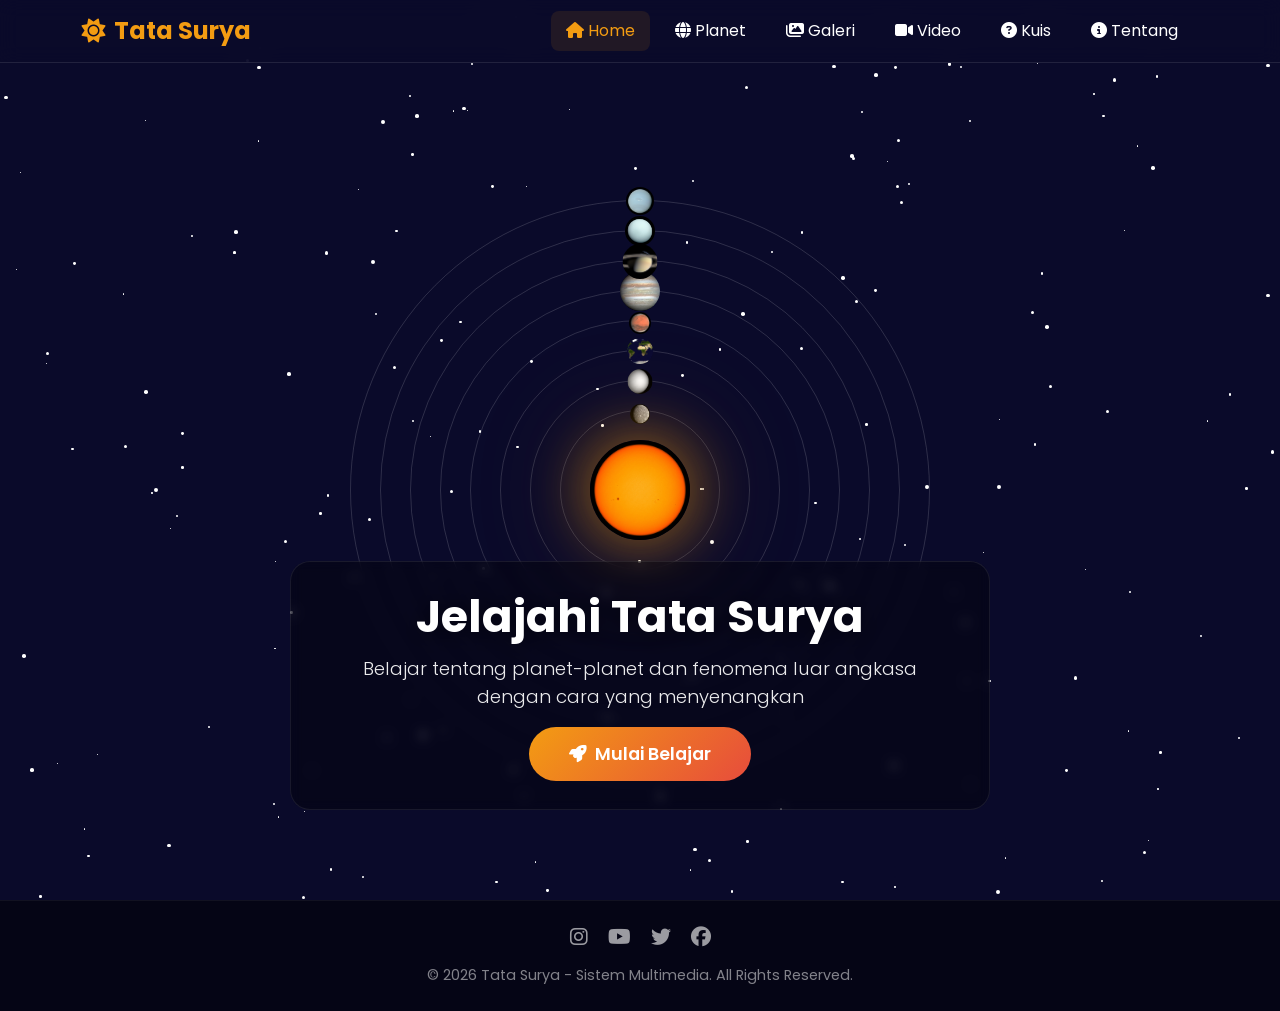
<file: index.html>
<!DOCTYPE html>
<html lang="id">
<head>
  <meta charset="UTF-8">
  <meta name="viewport" content="width=device-width, initial-scale=1.0">
  <title>Tata Surya - Sistem Multimedia</title>

  <!-- Bootstrap 5 CDN -->
  <link href="https://cdn.jsdelivr.net/npm/bootstrap@5.3.3/dist/css/bootstrap.min.css" rel="stylesheet">

  <!-- Font Awesome 6 CDN -->
  <link rel="stylesheet" href="https://cdnjs.cloudflare.com/ajax/libs/font-awesome/6.5.1/css/all.min.css">

  <!-- Google Fonts Poppins -->
  <link href="https://fonts.googleapis.com/css2?family=Poppins:wght@300;400;500;600;700;800&display=swap" rel="stylesheet">

  <!-- AOS Animation CDN -->
  <link href="https://unpkg.com/aos@2.3.1/dist/aos.css" rel="stylesheet">

  <!-- Custom CSS -->
  <link rel="stylesheet" href="css/style.css">
</head>
<body>

  <!-- Navbar -->
  <nav class="navbar navbar-expand-lg navbar-dark fixed-top">
    <div class="container">
      <a class="navbar-brand" href="index.html">
        <i class="fas fa-sun me-2"></i>Tata Surya
      </a>
      <button class="navbar-toggler" type="button" data-bs-toggle="collapse" data-bs-target="#navbarNav">
        <span class="navbar-toggler-icon"></span>
      </button>
      <div class="collapse navbar-collapse" id="navbarNav">
        <ul class="navbar-nav ms-auto">
          <li class="nav-item">
            <a class="nav-link active" href="index.html"><i class="fas fa-home me-1"></i>Home</a>
          </li>
          <li class="nav-item">
            <a class="nav-link" href="planets.html"><i class="fas fa-globe me-1"></i>Planet</a>
          </li>
          <li class="nav-item">
            <a class="nav-link" href="gallery.html"><i class="fas fa-images me-1"></i>Galeri</a>
          </li>
          <li class="nav-item">
            <a class="nav-link" href="video.html"><i class="fas fa-video me-1"></i>Video</a>
          </li>
          <li class="nav-item">
            <a class="nav-link" href="quiz.html"><i class="fas fa-question-circle me-1"></i>Kuis</a>
          </li>
          <li class="nav-item">
            <a class="nav-link" href="about.html"><i class="fas fa-info-circle me-1"></i>Tentang</a>
          </li>
        </ul>
      </div>
    </div>
  </nav>

  <!-- Hero Section -->
  <section id="hero" class="hero">
    <div id="stars-container"></div>

    <div class="solar-system">
      <div class="sun">
        <img src="images/sun.jpg" alt="Matahari">
      </div>
      <div class="orbit orbit-mercury">
        <div class="planet planet-mercury">
          <img src="images/mercury.jpg" alt="Merkurius">
        </div>
      </div>
      <div class="orbit orbit-venus">
        <div class="planet planet-venus">
          <img src="images/venus.jpg" alt="Venus">
        </div>
      </div>
      <div class="orbit orbit-earth">
        <div class="planet planet-earth">
          <img src="images/earth.jpg" alt="Bumi">
        </div>
      </div>
      <div class="orbit orbit-mars">
        <div class="planet planet-mars">
          <img src="images/mars.jpg" alt="Mars">
        </div>
      </div>
      <div class="orbit orbit-jupiter">
        <div class="planet planet-jupiter">
          <img src="images/jupiter.jpg" alt="Jupiter">
        </div>
      </div>
      <div class="orbit orbit-saturn">
        <div class="planet planet-saturn">
          <img src="images/saturn.jpg" alt="Saturnus">
        </div>
      </div>
      <div class="orbit orbit-uranus">
        <div class="planet planet-uranus">
          <img src="images/uranus.jpg" alt="Uranus">
        </div>
      </div>
      <div class="orbit orbit-neptune">
        <div class="planet planet-neptune">
          <img src="images/neptune.jpg" alt="Neptunus">
        </div>
      </div>
    </div>

    <div class="hero-text">
      <div class="hero-text-bg">
        <h1 class="display-3 fw-bold">Jelajahi Tata Surya</h1>
        <p class="lead">Belajar tentang planet-planet dan fenomena luar angkasa dengan cara yang menyenangkan</p>
        <a href="planets.html" class="btn btn-start mt-3">
          <i class="fas fa-rocket me-2"></i>Mulai Belajar
        </a>
      </div>
    </div>
  </section>

  <!-- Audio Background -->
  <audio id="bgMusic" loop>
    <source src="audio/space.mp3" type="audio/mpeg">
  </audio>

  <!-- Footer -->
  <footer class="footer text-center py-4">
    <div class="container">
      <div class="social-icons mb-3">
        <a href="#" class="mx-2"><i class="fab fa-instagram fa-lg"></i></a>
        <a href="#" class="mx-2"><i class="fab fa-youtube fa-lg"></i></a>
        <a href="#" class="mx-2"><i class="fab fa-twitter fa-lg"></i></a>
        <a href="#" class="mx-2"><i class="fab fa-facebook fa-lg"></i></a>
      </div>
      <p class="mb-0">&copy; 2026 Tata Surya - Sistem Multimedia. All Rights Reserved.</p>
    </div>
  </footer>

  <!-- Bootstrap JS -->
  <script src="https://cdn.jsdelivr.net/npm/bootstrap@5.3.3/dist/js/bootstrap.bundle.min.js"></script>

  <!-- AOS JS -->
  <script src="https://unpkg.com/aos@2.3.1/dist/aos.js"></script>

  <!-- Custom JS -->
  <script src="js/script.js"></script>
</body>
</html>
</file>
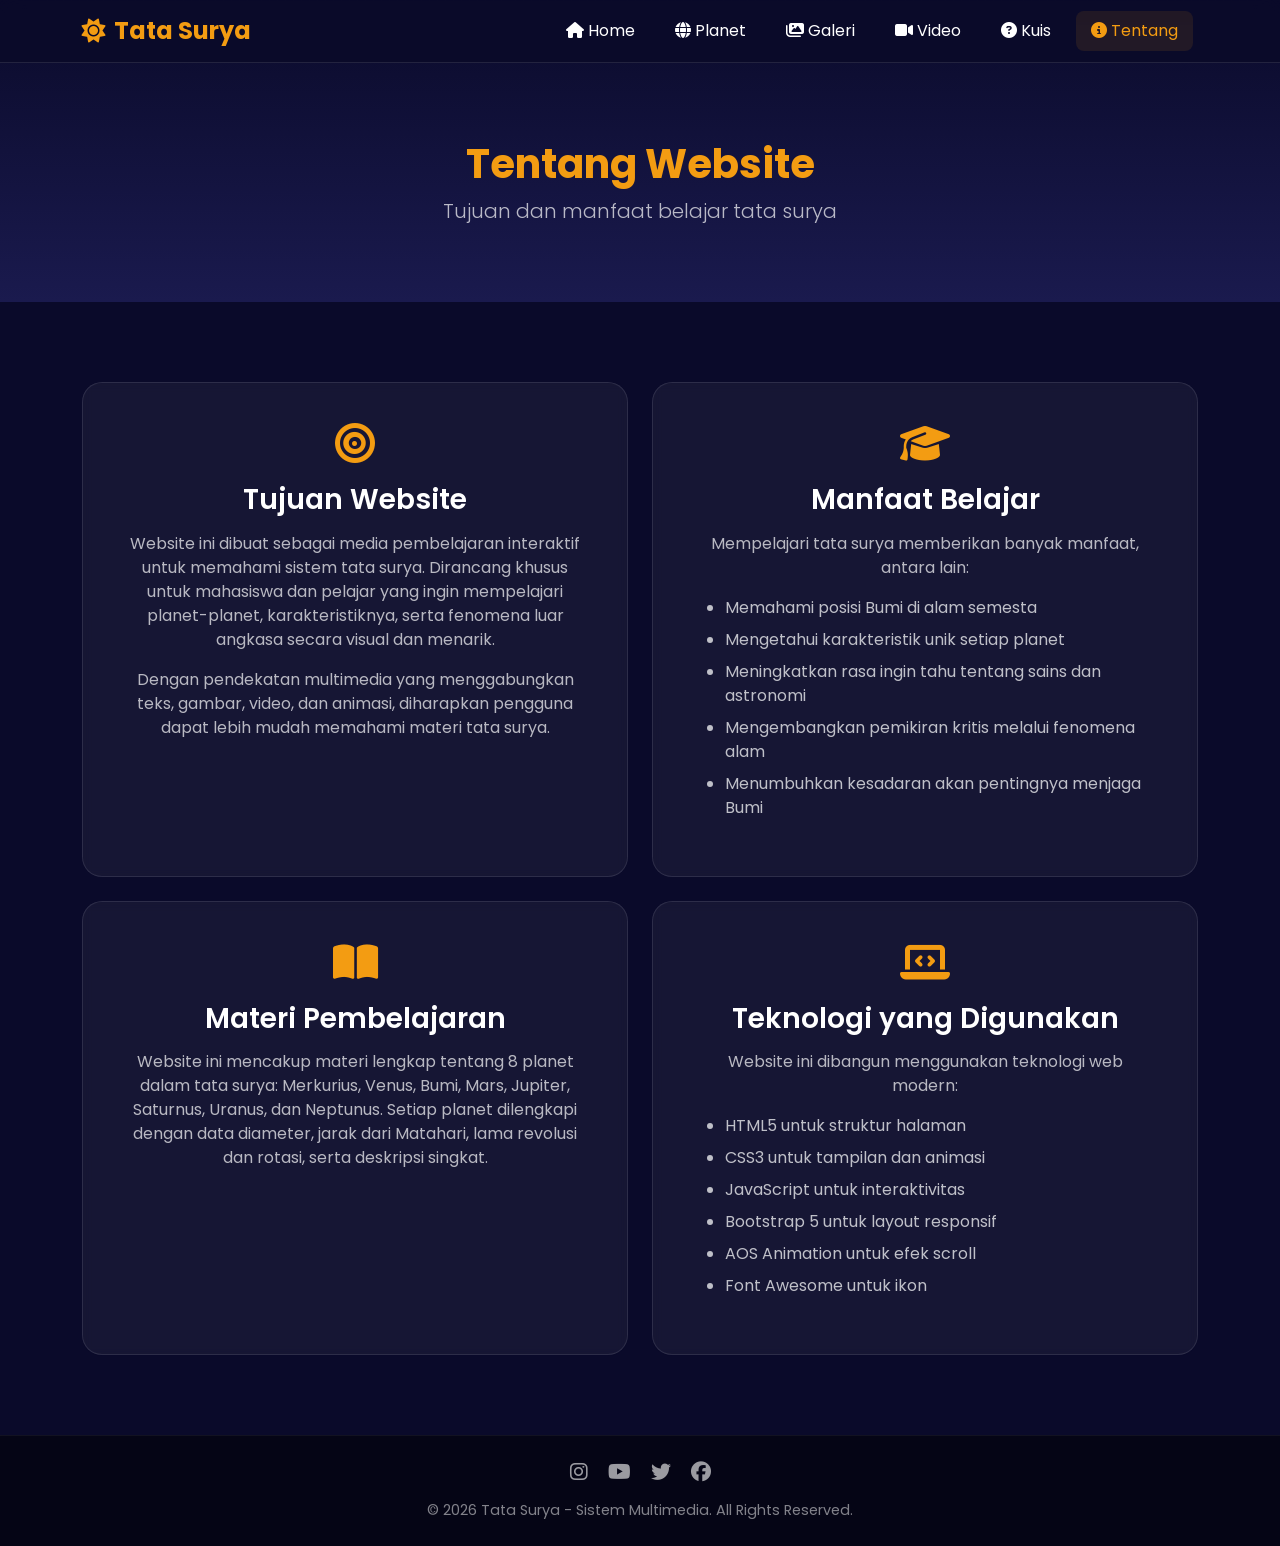
<file: about.html>
<!DOCTYPE html>
<html lang="id">
<head>
  <meta charset="UTF-8">
  <meta name="viewport" content="width=device-width, initial-scale=1.0">
  <title>Tentang - Tata Surya</title>
  <link href="https://cdn.jsdelivr.net/npm/bootstrap@5.3.3/dist/css/bootstrap.min.css" rel="stylesheet">
  <link rel="stylesheet" href="https://cdnjs.cloudflare.com/ajax/libs/font-awesome/6.5.1/css/all.min.css">
  <link href="https://fonts.googleapis.com/css2?family=Poppins:wght@300;400;500;600;700;800&display=swap" rel="stylesheet">
  <link href="https://unpkg.com/aos@2.3.1/dist/aos.css" rel="stylesheet">
  <link rel="stylesheet" href="css/style.css">
</head>
<body>

  <!-- Navbar -->
  <nav class="navbar navbar-expand-lg navbar-dark fixed-top">
    <div class="container">
      <a class="navbar-brand" href="index.html"><i class="fas fa-sun me-2"></i>Tata Surya</a>
      <button class="navbar-toggler" type="button" data-bs-toggle="collapse" data-bs-target="#navbarNav">
        <span class="navbar-toggler-icon"></span>
      </button>
      <div class="collapse navbar-collapse" id="navbarNav">
        <ul class="navbar-nav ms-auto">
          <li class="nav-item"><a class="nav-link" href="index.html"><i class="fas fa-home me-1"></i>Home</a></li>
          <li class="nav-item"><a class="nav-link" href="planets.html"><i class="fas fa-globe me-1"></i>Planet</a></li>
          <li class="nav-item"><a class="nav-link" href="gallery.html"><i class="fas fa-images me-1"></i>Galeri</a></li>
          <li class="nav-item"><a class="nav-link" href="video.html"><i class="fas fa-video me-1"></i>Video</a></li>
          <li class="nav-item"><a class="nav-link" href="quiz.html"><i class="fas fa-question-circle me-1"></i>Kuis</a></li>
          <li class="nav-item"><a class="nav-link active" href="about.html"><i class="fas fa-info-circle me-1"></i>Tentang</a></li>
        </ul>
      </div>
    </div>
  </nav>

  <!-- Page Hero -->
  <section class="page-hero">
    <div class="container">
      <h1 data-aos="fade-down">Tentang Website</h1>
      <p data-aos="fade-up" class="lead">Tujuan dan manfaat belajar tata surya</p>
    </div>
  </section>

  <!-- About Section -->
  <section class="about-section">
    <div class="container">
      <div class="row g-4">

        <div class="col-lg-6" data-aos="fade-right">
          <div class="about-card text-center">
            <i class="fas fa-bullseye"></i>
            <h3>Tujuan Website</h3>
            <p>
              Website ini dibuat sebagai media pembelajaran interaktif untuk memahami sistem tata surya.
              Dirancang khusus untuk mahasiswa dan pelajar yang ingin mempelajari planet-planet,
              karakteristiknya, serta fenomena luar angkasa secara visual dan menarik.
            </p>
            <p>
              Dengan pendekatan multimedia yang menggabungkan teks, gambar, video, dan animasi,
              diharapkan pengguna dapat lebih mudah memahami materi tata surya.
            </p>
          </div>
        </div>

        <div class="col-lg-6" data-aos="fade-left">
          <div class="about-card text-center">
            <i class="fas fa-graduation-cap"></i>
            <h3>Manfaat Belajar</h3>
            <p>
              Mempelajari tata surya memberikan banyak manfaat, antara lain:
            </p>
            <ul class="text-start text-light opacity-75">
              <li class="mb-2">Memahami posisi Bumi di alam semesta</li>
              <li class="mb-2">Mengetahui karakteristik unik setiap planet</li>
              <li class="mb-2">Meningkatkan rasa ingin tahu tentang sains dan astronomi</li>
              <li class="mb-2">Mengembangkan pemikiran kritis melalui fenomena alam</li>
              <li class="mb-2">Menumbuhkan kesadaran akan pentingnya menjaga Bumi</li>
            </ul>
          </div>
        </div>

        <div class="col-lg-6" data-aos="fade-right" data-aos-delay="200">
          <div class="about-card text-center">
            <i class="fas fa-book-open"></i>
            <h3>Materi Pembelajaran</h3>
            <p>
              Website ini mencakup materi lengkap tentang 8 planet dalam tata surya:
              Merkurius, Venus, Bumi, Mars, Jupiter, Saturnus, Uranus, dan Neptunus.
              Setiap planet dilengkapi dengan data diameter, jarak dari Matahari,
              lama revolusi dan rotasi, serta deskripsi singkat.
            </p>
          </div>
        </div>

        <div class="col-lg-6" data-aos="fade-left" data-aos-delay="200">
          <div class="about-card text-center">
            <i class="fas fa-laptop-code"></i>
            <h3>Teknologi yang Digunakan</h3>
            <p>
              Website ini dibangun menggunakan teknologi web modern:
            </p>
            <ul class="text-start text-light opacity-75">
              <li class="mb-2">HTML5 untuk struktur halaman</li>
              <li class="mb-2">CSS3 untuk tampilan dan animasi</li>
              <li class="mb-2">JavaScript untuk interaktivitas</li>
              <li class="mb-2">Bootstrap 5 untuk layout responsif</li>
              <li class="mb-2">AOS Animation untuk efek scroll</li>
              <li class="mb-2">Font Awesome untuk ikon</li>
            </ul>
          </div>
        </div>

      </div>
    </div>
  </section>

  <!-- Audio Background -->
  <audio id="bgMusic" loop>
    <source src="audio/space.mp3" type="audio/mpeg">
  </audio>

  <!-- Footer -->
  <footer class="footer text-center py-4">
    <div class="container">
      <div class="social-icons mb-3">
        <a href="#" class="mx-2"><i class="fab fa-instagram fa-lg"></i></a>
        <a href="#" class="mx-2"><i class="fab fa-youtube fa-lg"></i></a>
        <a href="#" class="mx-2"><i class="fab fa-twitter fa-lg"></i></a>
        <a href="#" class="mx-2"><i class="fab fa-facebook fa-lg"></i></a>
      </div>
      <p class="mb-0">&copy; 2026 Tata Surya - Sistem Multimedia. All Rights Reserved.</p>
    </div>
  </footer>

  <script src="https://cdn.jsdelivr.net/npm/bootstrap@5.3.3/dist/js/bootstrap.bundle.min.js"></script>
  <script src="https://unpkg.com/aos@2.3.1/dist/aos.js"></script>
  <script src="js/script.js"></script>
</body>
</html>
</file>
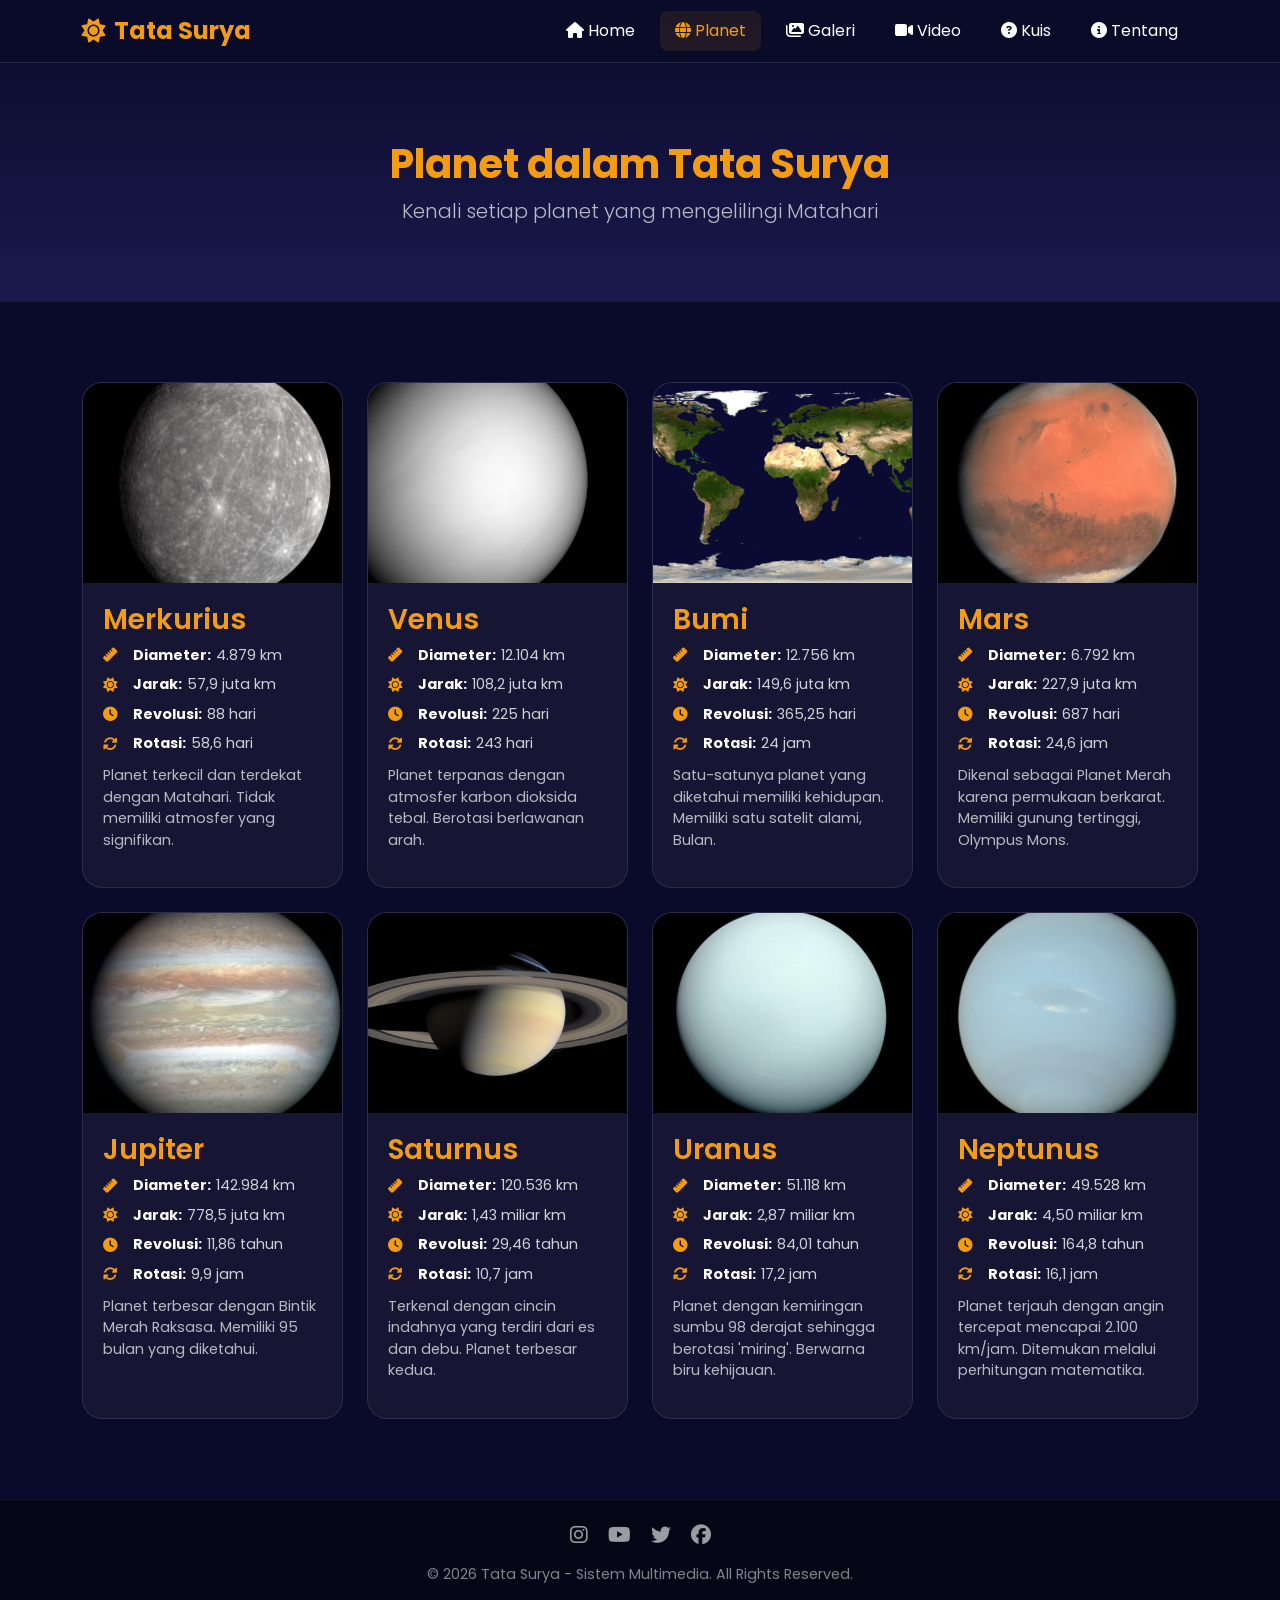
<file: planets.html>
<!DOCTYPE html>
<html lang="id">
<head>
  <meta charset="UTF-8">
  <meta name="viewport" content="width=device-width, initial-scale=1.0">
  <title>Planet - Tata Surya</title>
  <link href="https://cdn.jsdelivr.net/npm/bootstrap@5.3.3/dist/css/bootstrap.min.css" rel="stylesheet">
  <link rel="stylesheet" href="https://cdnjs.cloudflare.com/ajax/libs/font-awesome/6.5.1/css/all.min.css">
  <link href="https://fonts.googleapis.com/css2?family=Poppins:wght@300;400;500;600;700;800&display=swap" rel="stylesheet">
  <link href="https://unpkg.com/aos@2.3.1/dist/aos.css" rel="stylesheet">
  <link rel="stylesheet" href="css/style.css">
</head>
<body>

  <!-- Navbar -->
  <nav class="navbar navbar-expand-lg navbar-dark fixed-top">
    <div class="container">
      <a class="navbar-brand" href="index.html"><i class="fas fa-sun me-2"></i>Tata Surya</a>
      <button class="navbar-toggler" type="button" data-bs-toggle="collapse" data-bs-target="#navbarNav">
        <span class="navbar-toggler-icon"></span>
      </button>
      <div class="collapse navbar-collapse" id="navbarNav">
        <ul class="navbar-nav ms-auto">
          <li class="nav-item"><a class="nav-link" href="index.html"><i class="fas fa-home me-1"></i>Home</a></li>
          <li class="nav-item"><a class="nav-link active" href="planets.html"><i class="fas fa-globe me-1"></i>Planet</a></li>
          <li class="nav-item"><a class="nav-link" href="gallery.html"><i class="fas fa-images me-1"></i>Galeri</a></li>
          <li class="nav-item"><a class="nav-link" href="video.html"><i class="fas fa-video me-1"></i>Video</a></li>
          <li class="nav-item"><a class="nav-link" href="quiz.html"><i class="fas fa-question-circle me-1"></i>Kuis</a></li>
          <li class="nav-item"><a class="nav-link" href="about.html"><i class="fas fa-info-circle me-1"></i>Tentang</a></li>
        </ul>
      </div>
    </div>
  </nav>

  <!-- Page Hero -->
  <section class="page-hero">
    <div class="container">
      <h1 data-aos="fade-down">Planet dalam Tata Surya</h1>
      <p data-aos="fade-up" class="lead">Kenali setiap planet yang mengelilingi Matahari</p>
    </div>
  </section>

  <!-- Planet Cards -->
  <section class="section-padding">
    <div class="container">
      <div class="row g-4">

        <!-- Merkurius -->
        <div class="col-lg-3 col-md-6" data-aos="fade-up" data-aos-delay="100">
          <div class="card-planet">
            <img src="images/mercury.jpg" alt="Merkurius" class="card-planet-img">
            <div class="card-planet-body">
              <h3>Merkurius</h3>
              <div class="info-item"><i class="fas fa-ruler"></i><strong>Diameter:</strong> 4.879 km</div>
              <div class="info-item"><i class="fas fa-sun"></i><strong>Jarak:</strong> 57,9 juta km</div>
              <div class="info-item"><i class="fas fa-clock"></i><strong>Revolusi:</strong> 88 hari</div>
              <div class="info-item"><i class="fas fa-sync-alt"></i><strong>Rotasi:</strong> 58,6 hari</div>
              <p>Planet terkecil dan terdekat dengan Matahari. Tidak memiliki atmosfer yang signifikan.</p>
            </div>
          </div>
        </div>

        <!-- Venus -->
        <div class="col-lg-3 col-md-6" data-aos="fade-up" data-aos-delay="200">
          <div class="card-planet">
            <img src="images/venus.jpg" alt="Venus" class="card-planet-img">
            <div class="card-planet-body">
              <h3>Venus</h3>
              <div class="info-item"><i class="fas fa-ruler"></i><strong>Diameter:</strong> 12.104 km</div>
              <div class="info-item"><i class="fas fa-sun"></i><strong>Jarak:</strong> 108,2 juta km</div>
              <div class="info-item"><i class="fas fa-clock"></i><strong>Revolusi:</strong> 225 hari</div>
              <div class="info-item"><i class="fas fa-sync-alt"></i><strong>Rotasi:</strong> 243 hari</div>
              <p>Planet terpanas dengan atmosfer karbon dioksida tebal. Berotasi berlawanan arah.</p>
            </div>
          </div>
        </div>

        <!-- Bumi -->
        <div class="col-lg-3 col-md-6" data-aos="fade-up" data-aos-delay="300">
          <div class="card-planet">
            <img src="images/earth.jpg" alt="Bumi" class="card-planet-img">
            <div class="card-planet-body">
              <h3>Bumi</h3>
              <div class="info-item"><i class="fas fa-ruler"></i><strong>Diameter:</strong> 12.756 km</div>
              <div class="info-item"><i class="fas fa-sun"></i><strong>Jarak:</strong> 149,6 juta km</div>
              <div class="info-item"><i class="fas fa-clock"></i><strong>Revolusi:</strong> 365,25 hari</div>
              <div class="info-item"><i class="fas fa-sync-alt"></i><strong>Rotasi:</strong> 24 jam</div>
              <p>Satu-satunya planet yang diketahui memiliki kehidupan. Memiliki satu satelit alami, Bulan.</p>
            </div>
          </div>
        </div>

        <!-- Mars -->
        <div class="col-lg-3 col-md-6" data-aos="fade-up" data-aos-delay="400">
          <div class="card-planet">
            <img src="images/mars.jpg" alt="Mars" class="card-planet-img">
            <div class="card-planet-body">
              <h3>Mars</h3>
              <div class="info-item"><i class="fas fa-ruler"></i><strong>Diameter:</strong> 6.792 km</div>
              <div class="info-item"><i class="fas fa-sun"></i><strong>Jarak:</strong> 227,9 juta km</div>
              <div class="info-item"><i class="fas fa-clock"></i><strong>Revolusi:</strong> 687 hari</div>
              <div class="info-item"><i class="fas fa-sync-alt"></i><strong>Rotasi:</strong> 24,6 jam</div>
              <p>Dikenal sebagai Planet Merah karena permukaan berkarat. Memiliki gunung tertinggi, Olympus Mons.</p>
            </div>
          </div>
        </div>

        <!-- Jupiter -->
        <div class="col-lg-3 col-md-6" data-aos="fade-up" data-aos-delay="500">
          <div class="card-planet">
            <img src="images/jupiter.jpg" alt="Jupiter" class="card-planet-img">
            <div class="card-planet-body">
              <h3>Jupiter</h3>
              <div class="info-item"><i class="fas fa-ruler"></i><strong>Diameter:</strong> 142.984 km</div>
              <div class="info-item"><i class="fas fa-sun"></i><strong>Jarak:</strong> 778,5 juta km</div>
              <div class="info-item"><i class="fas fa-clock"></i><strong>Revolusi:</strong> 11,86 tahun</div>
              <div class="info-item"><i class="fas fa-sync-alt"></i><strong>Rotasi:</strong> 9,9 jam</div>
              <p>Planet terbesar dengan Bintik Merah Raksasa. Memiliki 95 bulan yang diketahui.</p>
            </div>
          </div>
        </div>

        <!-- Saturnus -->
        <div class="col-lg-3 col-md-6" data-aos="fade-up" data-aos-delay="600">
          <div class="card-planet">
            <img src="images/saturn.jpg" alt="Saturnus" class="card-planet-img">
            <div class="card-planet-body">
              <h3>Saturnus</h3>
              <div class="info-item"><i class="fas fa-ruler"></i><strong>Diameter:</strong> 120.536 km</div>
              <div class="info-item"><i class="fas fa-sun"></i><strong>Jarak:</strong> 1,43 miliar km</div>
              <div class="info-item"><i class="fas fa-clock"></i><strong>Revolusi:</strong> 29,46 tahun</div>
              <div class="info-item"><i class="fas fa-sync-alt"></i><strong>Rotasi:</strong> 10,7 jam</div>
              <p>Terkenal dengan cincin indahnya yang terdiri dari es dan debu. Planet terbesar kedua.</p>
            </div>
          </div>
        </div>

        <!-- Uranus -->
        <div class="col-lg-3 col-md-6" data-aos="fade-up" data-aos-delay="700">
          <div class="card-planet">
            <img src="images/uranus.jpg" alt="Uranus" class="card-planet-img">
            <div class="card-planet-body">
              <h3>Uranus</h3>
              <div class="info-item"><i class="fas fa-ruler"></i><strong>Diameter:</strong> 51.118 km</div>
              <div class="info-item"><i class="fas fa-sun"></i><strong>Jarak:</strong> 2,87 miliar km</div>
              <div class="info-item"><i class="fas fa-clock"></i><strong>Revolusi:</strong> 84,01 tahun</div>
              <div class="info-item"><i class="fas fa-sync-alt"></i><strong>Rotasi:</strong> 17,2 jam</div>
              <p>Planet dengan kemiringan sumbu 98 derajat sehingga berotasi 'miring'. Berwarna biru kehijauan.</p>
            </div>
          </div>
        </div>

        <!-- Neptunus -->
        <div class="col-lg-3 col-md-6" data-aos="fade-up" data-aos-delay="800">
          <div class="card-planet">
            <img src="images/neptune.jpg" alt="Neptunus" class="card-planet-img">
            <div class="card-planet-body">
              <h3>Neptunus</h3>
              <div class="info-item"><i class="fas fa-ruler"></i><strong>Diameter:</strong> 49.528 km</div>
              <div class="info-item"><i class="fas fa-sun"></i><strong>Jarak:</strong> 4,50 miliar km</div>
              <div class="info-item"><i class="fas fa-clock"></i><strong>Revolusi:</strong> 164,8 tahun</div>
              <div class="info-item"><i class="fas fa-sync-alt"></i><strong>Rotasi:</strong> 16,1 jam</div>
              <p>Planet terjauh dengan angin tercepat mencapai 2.100 km/jam. Ditemukan melalui perhitungan matematika.</p>
            </div>
          </div>
        </div>

      </div>
    </div>
  </section>

  <!-- Audio Background -->
  <audio id="bgMusic" loop>
    <source src="audio/space.mp3" type="audio/mpeg">
  </audio>

  <!-- Footer -->
  <footer class="footer text-center py-4">
    <div class="container">
      <div class="social-icons mb-3">
        <a href="#" class="mx-2"><i class="fab fa-instagram fa-lg"></i></a>
        <a href="#" class="mx-2"><i class="fab fa-youtube fa-lg"></i></a>
        <a href="#" class="mx-2"><i class="fab fa-twitter fa-lg"></i></a>
        <a href="#" class="mx-2"><i class="fab fa-facebook fa-lg"></i></a>
      </div>
      <p class="mb-0">&copy; 2026 Tata Surya - Sistem Multimedia. All Rights Reserved.</p>
    </div>
  </footer>

  <script src="https://cdn.jsdelivr.net/npm/bootstrap@5.3.3/dist/js/bootstrap.bundle.min.js"></script>
  <script src="https://unpkg.com/aos@2.3.1/dist/aos.js"></script>
  <script src="js/script.js"></script>
</body>
</html>
</file>
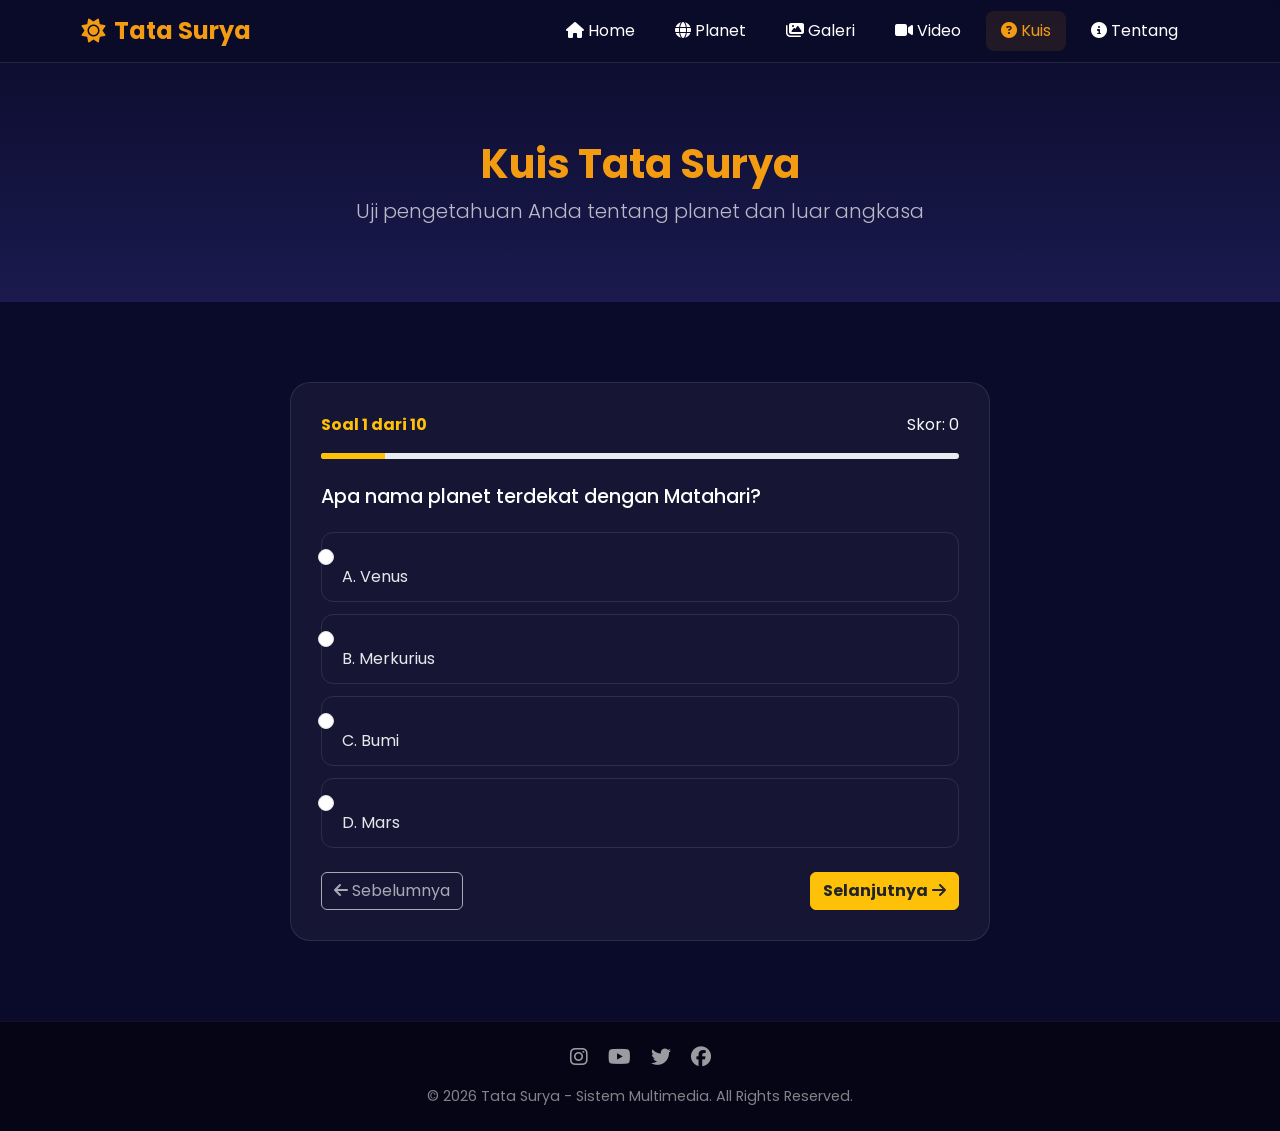
<file: quiz.html>
<!DOCTYPE html>
<html lang="id">
<head>
  <meta charset="UTF-8">
  <meta name="viewport" content="width=device-width, initial-scale=1.0">
  <title>Kuis - Tata Surya</title>
  <link href="https://cdn.jsdelivr.net/npm/bootstrap@5.3.3/dist/css/bootstrap.min.css" rel="stylesheet">
  <link rel="stylesheet" href="https://cdnjs.cloudflare.com/ajax/libs/font-awesome/6.5.1/css/all.min.css">
  <link href="https://fonts.googleapis.com/css2?family=Poppins:wght@300;400;500;600;700;800&display=swap" rel="stylesheet">
  <link href="https://unpkg.com/aos@2.3.1/dist/aos.css" rel="stylesheet">
  <link rel="stylesheet" href="css/style.css">
</head>
<body>

  <!-- Navbar -->
  <nav class="navbar navbar-expand-lg navbar-dark fixed-top">
    <div class="container">
      <a class="navbar-brand" href="index.html"><i class="fas fa-sun me-2"></i>Tata Surya</a>
      <button class="navbar-toggler" type="button" data-bs-toggle="collapse" data-bs-target="#navbarNav">
        <span class="navbar-toggler-icon"></span>
      </button>
      <div class="collapse navbar-collapse" id="navbarNav">
        <ul class="navbar-nav ms-auto">
          <li class="nav-item"><a class="nav-link" href="index.html"><i class="fas fa-home me-1"></i>Home</a></li>
          <li class="nav-item"><a class="nav-link" href="planets.html"><i class="fas fa-globe me-1"></i>Planet</a></li>
          <li class="nav-item"><a class="nav-link" href="gallery.html"><i class="fas fa-images me-1"></i>Galeri</a></li>
          <li class="nav-item"><a class="nav-link" href="video.html"><i class="fas fa-video me-1"></i>Video</a></li>
          <li class="nav-item"><a class="nav-link active" href="quiz.html"><i class="fas fa-question-circle me-1"></i>Kuis</a></li>
          <li class="nav-item"><a class="nav-link" href="about.html"><i class="fas fa-info-circle me-1"></i>Tentang</a></li>
        </ul>
      </div>
    </div>
  </nav>

  <!-- Page Hero -->
  <section class="page-hero">
    <div class="container">
      <h1 data-aos="fade-down">Kuis Tata Surya</h1>
      <p data-aos="fade-up" class="lead">Uji pengetahuan Anda tentang planet dan luar angkasa</p>
    </div>
  </section>

  <!-- Quiz Section -->
  <section class="section-padding">
    <div class="container">
      <div class="quiz-container" id="quizContent">
        <!-- Soal akan dirender oleh quiz.js -->
      </div>
    </div>
  </section>

  <!-- Audio Background -->
  <audio id="bgMusic" loop>
    <source src="audio/space.mp3" type="audio/mpeg">
  </audio>

  <!-- Footer -->
  <footer class="footer text-center py-4">
    <div class="container">
      <div class="social-icons mb-3">
        <a href="#" class="mx-2"><i class="fab fa-instagram fa-lg"></i></a>
        <a href="#" class="mx-2"><i class="fab fa-youtube fa-lg"></i></a>
        <a href="#" class="mx-2"><i class="fab fa-twitter fa-lg"></i></a>
        <a href="#" class="mx-2"><i class="fab fa-facebook fa-lg"></i></a>
      </div>
      <p class="mb-0">&copy; 2026 Tata Surya - Sistem Multimedia. All Rights Reserved.</p>
    </div>
  </footer>

  <script src="https://cdn.jsdelivr.net/npm/bootstrap@5.3.3/dist/js/bootstrap.bundle.min.js"></script>
  <script src="https://unpkg.com/aos@2.3.1/dist/aos.js"></script>
  <script src="js/script.js"></script>
  <script src="js/quiz.js"></script>
</body>
</html>
</file>
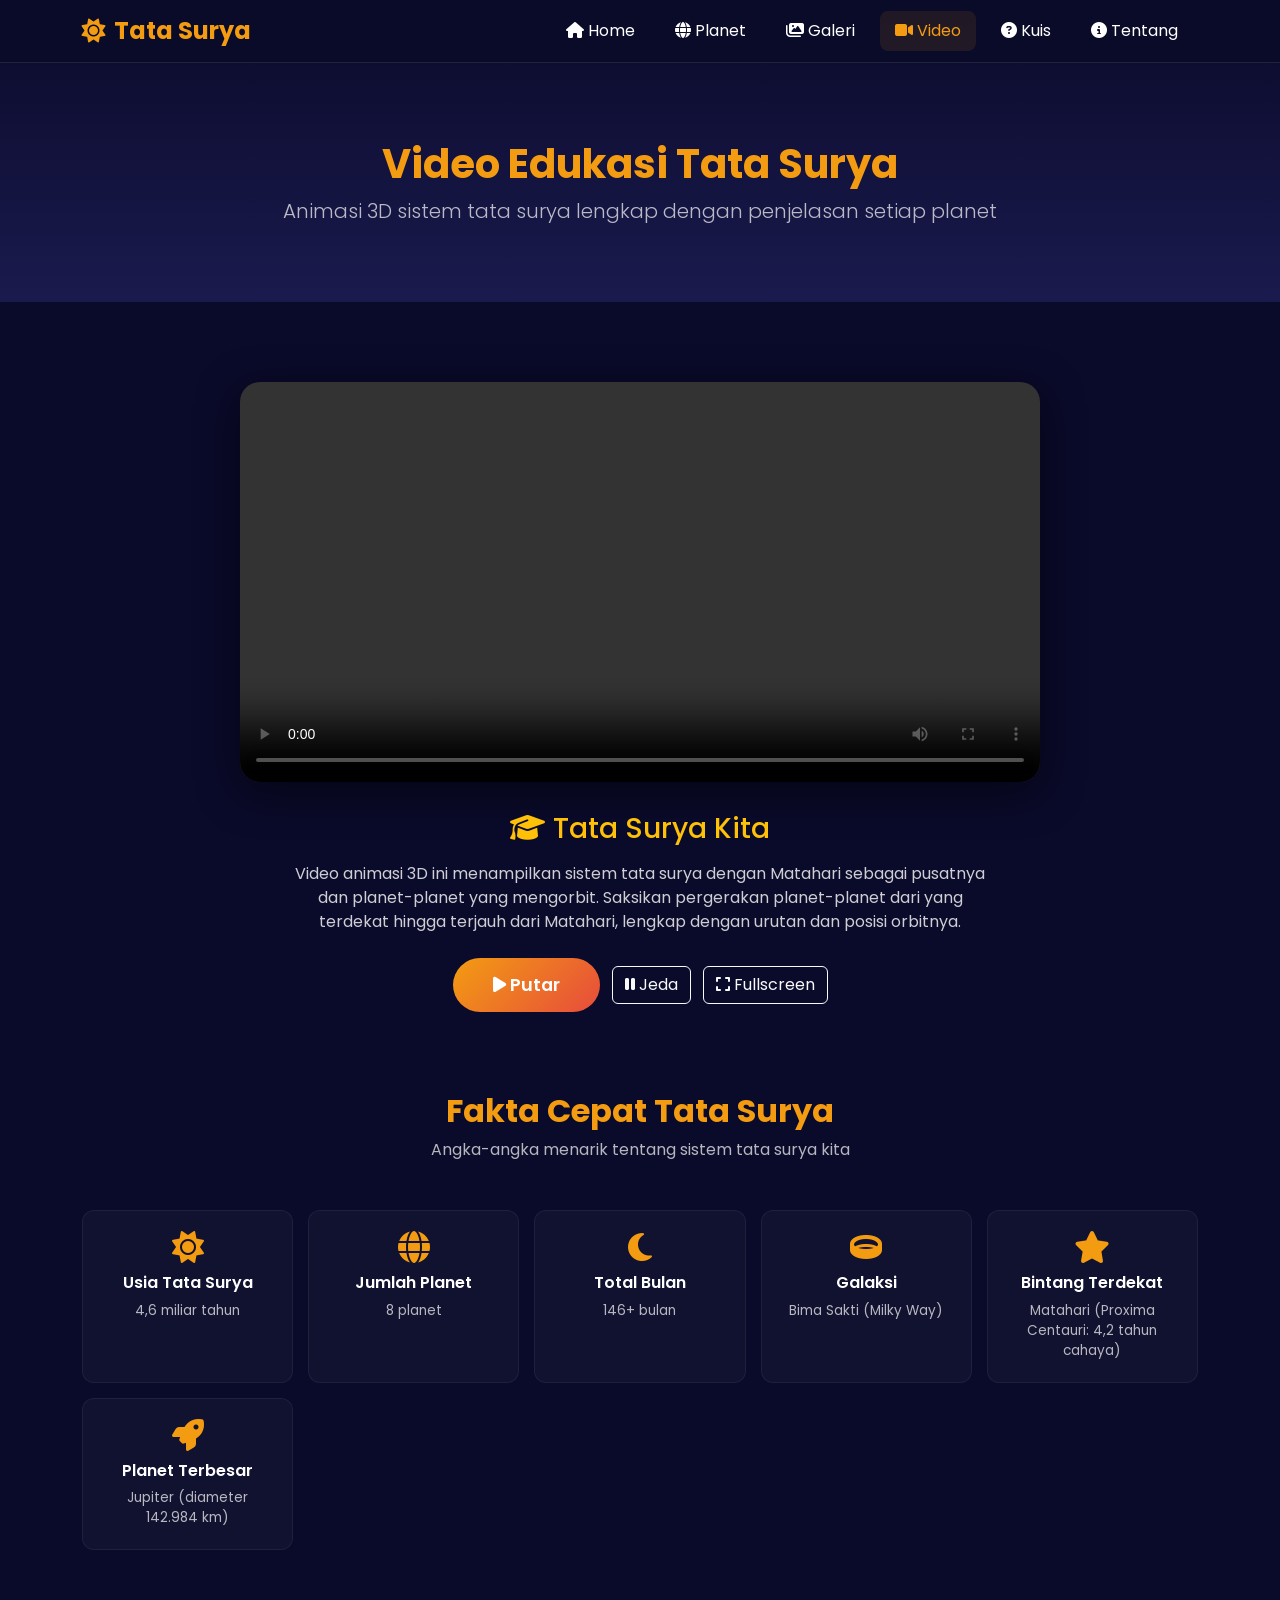
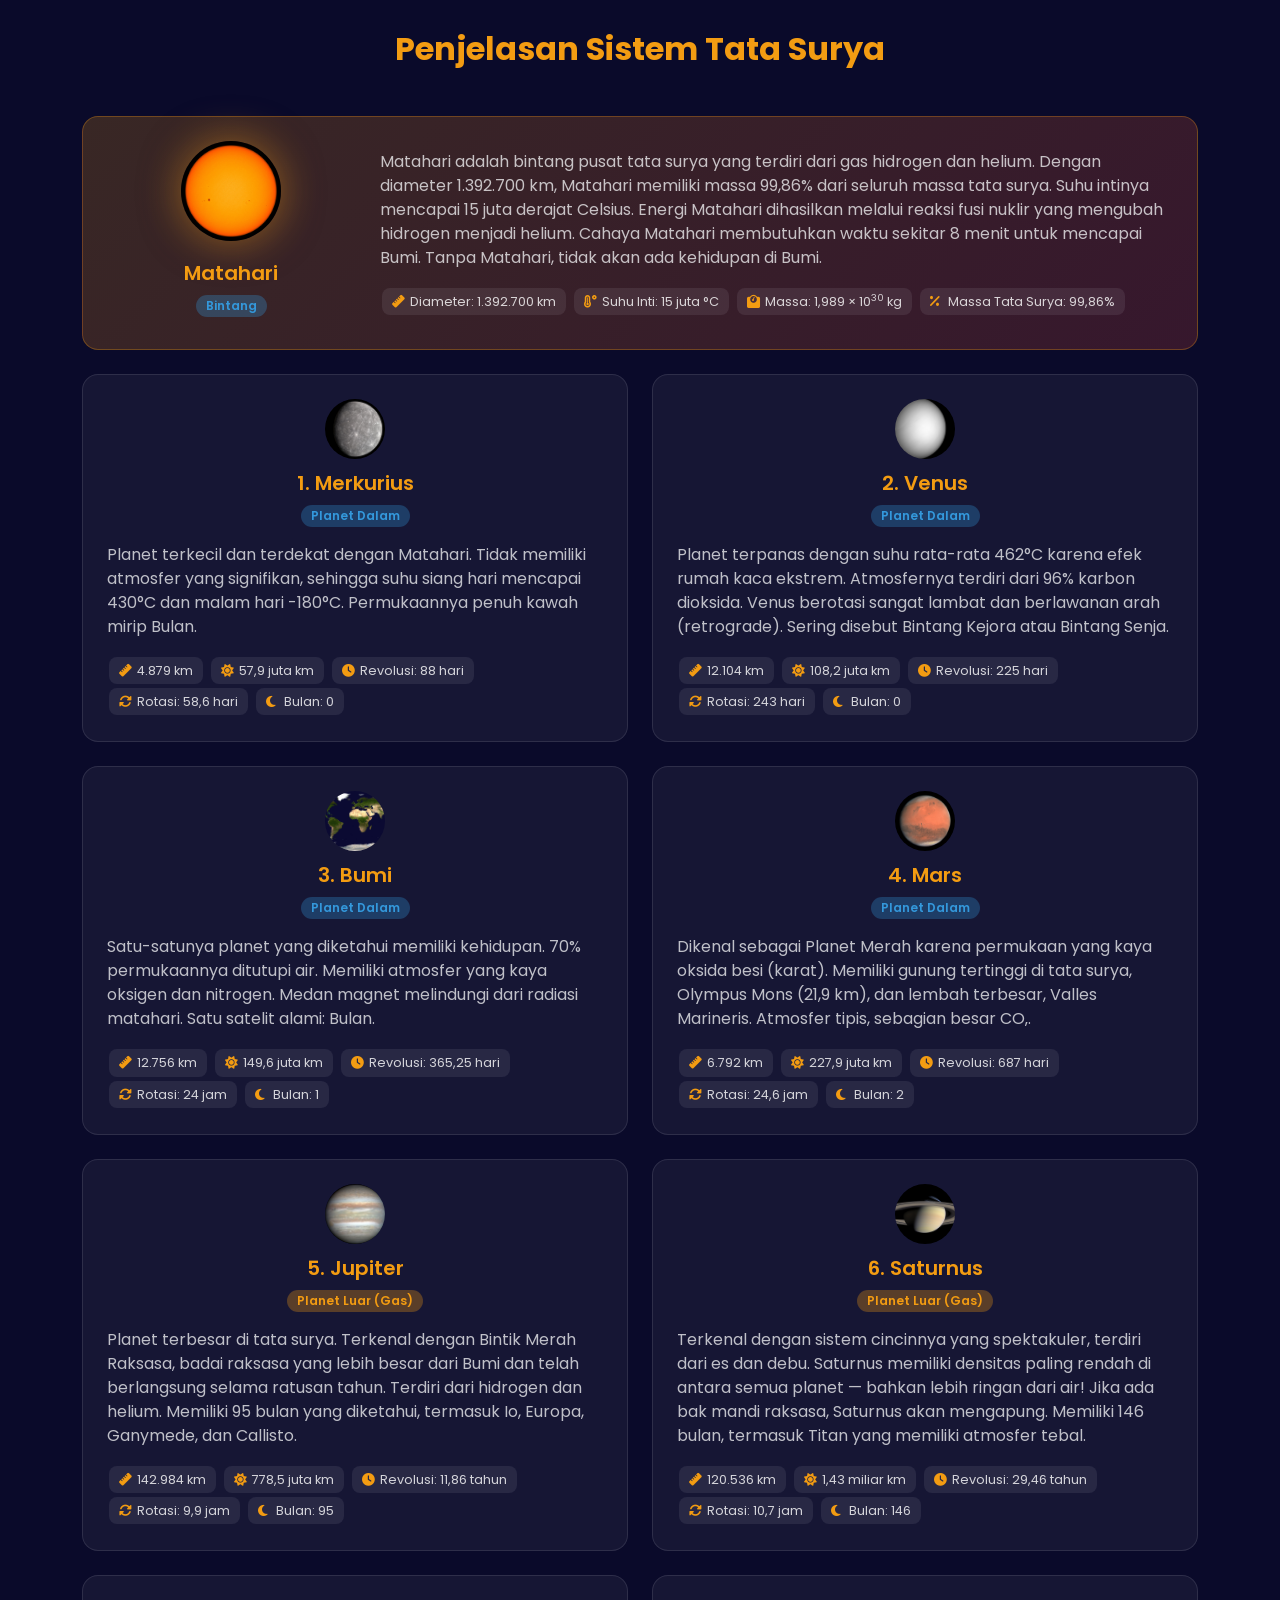
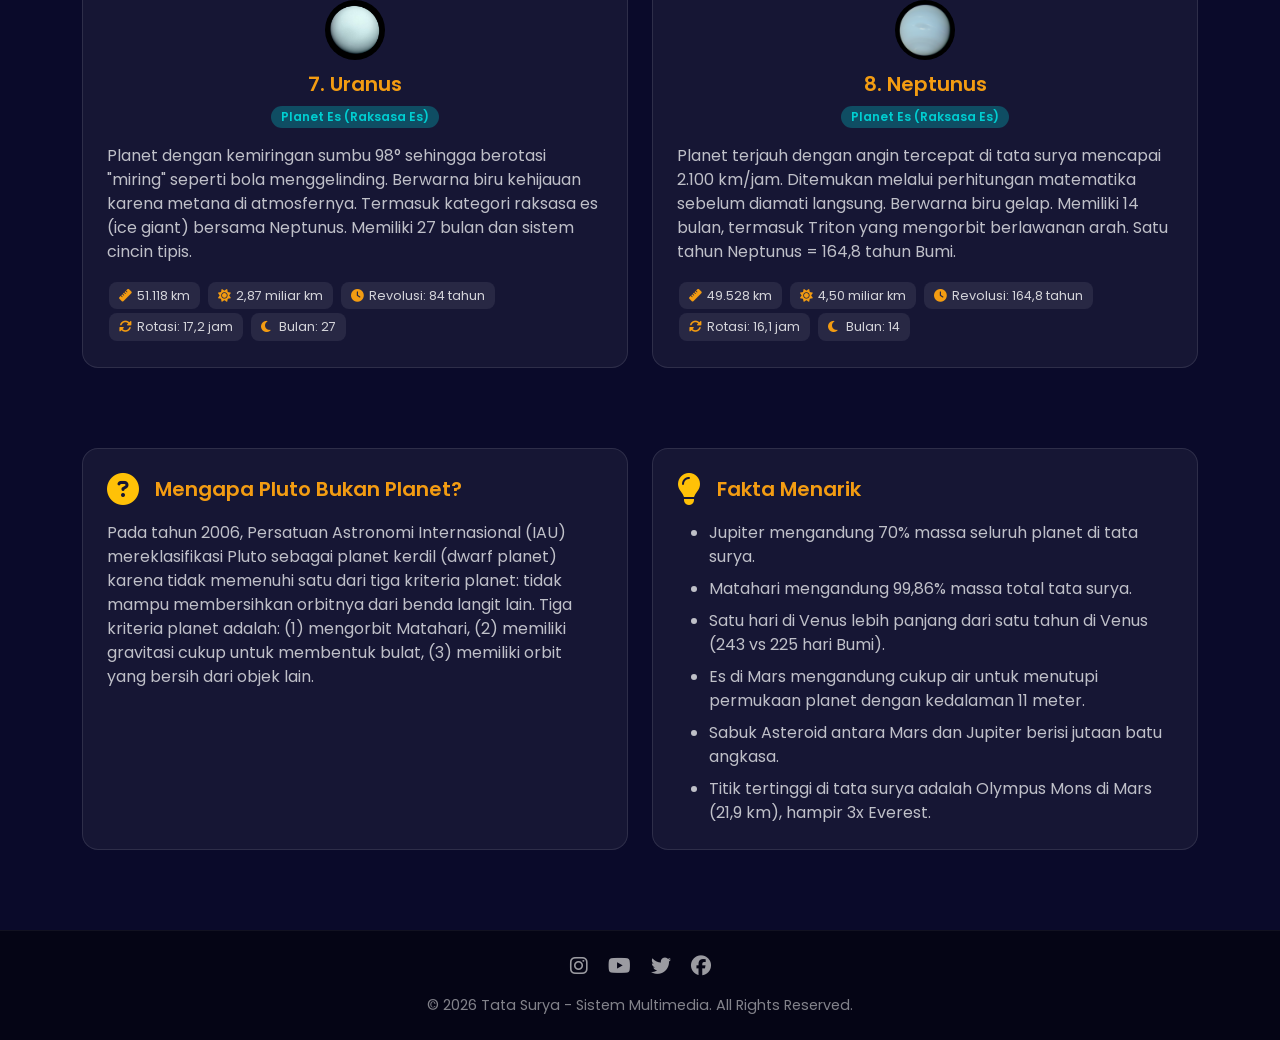
<file: video.html>
<!DOCTYPE html>
<html lang="id">
<head>
  <meta charset="UTF-8">
  <meta name="viewport" content="width=device-width, initial-scale=1.0">
  <title>Video Edukasi - Tata Surya</title>
  <link href="https://cdn.jsdelivr.net/npm/bootstrap@5.3.3/dist/css/bootstrap.min.css" rel="stylesheet">
  <link rel="stylesheet" href="https://cdnjs.cloudflare.com/ajax/libs/font-awesome/6.5.1/css/all.min.css">
  <link href="https://fonts.googleapis.com/css2?family=Poppins:wght@300;400;500;600;700;800&display=swap" rel="stylesheet">
  <link href="https://unpkg.com/aos@2.3.1/dist/aos.css" rel="stylesheet">
  <link rel="stylesheet" href="css/style.css">
  <style>
    .video-section { padding: 80px 0; }
    .planet-guide-card {
      background: rgba(255,255,255,0.05);
      border: 1px solid rgba(255,255,255,0.1);
      border-radius: 16px;
      padding: 24px;
      transition: all 0.4s ease;
      height: 100%;
    }
    .planet-guide-card:hover {
      transform: translateY(-5px);
      box-shadow: 0 10px 30px rgba(243, 156, 18, 0.15);
      border-color: #f39c12;
    }
    .planet-guide-card .planet-icon {
      width: 60px;
      height: 60px;
      border-radius: 50%;
      object-fit: cover;
      margin-bottom: 12px;
    }
    .planet-guide-card h5 { color: #f39c12; font-weight: 600; }
    .planet-guide-card .badge-planet {
      display: inline-block;
      padding: 2px 10px;
      border-radius: 20px;
      font-size: 0.75rem;
      font-weight: 600;
      margin-bottom: 8px;
    }
    .badge-inner { background: rgba(52, 152, 219, 0.3); color: #3498db; }
    .badge-outer { background: rgba(231, 76, 60, 0.3); color: #e74c3c; }
    .badge-gas { background: rgba(243, 156, 18, 0.3); color: #f39c12; }
    .badge-ice { background: rgba(0, 206, 209, 0.3); color: #00ced1; }
    .info-chip {
      display: inline-block;
      background: rgba(255,255,255,0.08);
      border-radius: 8px;
      padding: 4px 10px;
      font-size: 0.8rem;
      margin: 2px;
      color: rgba(255,255,255,0.8);
    }
    .info-chip i { color: #f39c12; margin-right: 4px; width: 14px; }
    .section-title { color: #f39c12; font-weight: 700; }
    .section-subtitle { color: rgba(255,255,255,0.7); }
    .fact-grid {
      display: grid;
      grid-template-columns: repeat(auto-fit, minmax(200px, 1fr));
      gap: 15px;
    }
    .fact-card {
      background: rgba(255,255,255,0.03);
      border: 1px solid rgba(255,255,255,0.06);
      border-radius: 12px;
      padding: 20px;
      text-align: center;
    }
    .fact-card i { font-size: 2rem; color: #f39c12; margin-bottom: 10px; }
    .fact-card h6 { color: #fff; font-weight: 600; }
    .fact-card p { color: rgba(255,255,255,0.7); font-size: 0.85rem; margin: 0; }
    .sun-card {
      background: linear-gradient(135deg, rgba(243,156,18,0.2), rgba(231,76,60,0.2));
      border: 1px solid rgba(243,156,18,0.3);
    }
  </style>
</head>
<body>

  <!-- Navbar -->
  <nav class="navbar navbar-expand-lg navbar-dark fixed-top">
    <div class="container">
      <a class="navbar-brand" href="index.html"><i class="fas fa-sun me-2"></i>Tata Surya</a>
      <button class="navbar-toggler" type="button" data-bs-toggle="collapse" data-bs-target="#navbarNav">
        <span class="navbar-toggler-icon"></span>
      </button>
      <div class="collapse navbar-collapse" id="navbarNav">
        <ul class="navbar-nav ms-auto">
          <li class="nav-item"><a class="nav-link" href="index.html"><i class="fas fa-home me-1"></i>Home</a></li>
          <li class="nav-item"><a class="nav-link" href="planets.html"><i class="fas fa-globe me-1"></i>Planet</a></li>
          <li class="nav-item"><a class="nav-link" href="gallery.html"><i class="fas fa-images me-1"></i>Galeri</a></li>
          <li class="nav-item"><a class="nav-link active" href="video.html"><i class="fas fa-video me-1"></i>Video</a></li>
          <li class="nav-item"><a class="nav-link" href="quiz.html"><i class="fas fa-question-circle me-1"></i>Kuis</a></li>
          <li class="nav-item"><a class="nav-link" href="about.html"><i class="fas fa-info-circle me-1"></i>Tentang</a></li>
        </ul>
      </div>
    </div>
  </nav>

  <!-- Page Hero -->
  <section class="page-hero">
    <div class="container">
      <h1 data-aos="fade-down">Video Edukasi Tata Surya</h1>
      <p data-aos="fade-up" class="lead">Animasi 3D sistem tata surya lengkap dengan penjelasan setiap planet</p>
    </div>
  </section>

  <!-- Video Section -->
  <section class="section-padding">
    <div class="container">
      <div class="video-wrapper" data-aos="fade-up">
        <video id="solarVideo" controls >
          <source src="video/tata-surya.mp4" type="video/mp4">
          Browser Anda tidak mendukung pemutaran video.
        </video>
      </div>
      <div class="video-desc" data-aos="fade-up" data-aos-delay="200">
        <h3 class="text-warning mb-3"><i class="fas fa-graduation-cap me-2"></i>Tata Surya Kita</h3>
        <p>
          Video animasi 3D ini menampilkan sistem tata surya dengan Matahari sebagai pusatnya dan
          planet-planet yang mengorbit. Saksikan pergerakan planet-planet dari yang terdekat hingga
          terjauh dari Matahari, lengkap dengan urutan dan posisi orbitnya.
        </p>
        <div class="mt-4">
          <button class="btn btn-start me-2" onclick="document.getElementById('solarVideo').play()">
            <i class="fas fa-play me-1"></i>Putar
          </button>
          <button class="btn btn-outline-light me-2" onclick="document.getElementById('solarVideo').pause()">
            <i class="fas fa-pause me-1"></i>Jeda
          </button>
          <button class="btn btn-outline-light" onclick="document.getElementById('solarVideo').requestFullscreen()">
            <i class="fas fa-expand me-1"></i>Fullscreen
          </button>
        </div>
      </div>
    </div>
  </section>

  <!-- Fast Facts -->
  <section class="video-section" style="padding-top:0">
    <div class="container">
      <h2 class="section-title text-center mb-2" data-aos="fade-up">Fakta Cepat Tata Surya</h2>
      <p class="section-subtitle text-center mb-5" data-aos="fade-up">Angka-angka menarik tentang sistem tata surya kita</p>
      <div class="fact-grid" data-aos="fade-up">
        <div class="fact-card">
          <i class="fas fa-sun"></i>
          <h6>Usia Tata Surya</h6>
          <p>4,6 miliar tahun</p>
        </div>
        <div class="fact-card">
          <i class="fas fa-globe"></i>
          <h6>Jumlah Planet</h6>
          <p>8 planet</p>
        </div>
        <div class="fact-card">
          <i class="fas fa-moon"></i>
          <h6>Total Bulan</h6>
          <p>146+ bulan</p>
        </div>
        <div class="fact-card">
          <i class="fas fa-ring"></i>
          <h6>Galaksi</h6>
          <p>Bima Sakti (Milky Way)</p>
        </div>
        <div class="fact-card">
          <i class="fas fa-star"></i>
          <h6>Bintang Terdekat</h6>
          <p>Matahari (Proxima Centauri: 4,2 tahun cahaya)</p>
        </div>
        <div class="fact-card">
          <i class="fas fa-rocket"></i>
          <h6>Planet Terbesar</h6>
          <p>Jupiter (diameter 142.984 km)</p>
        </div>
      </div>
    </div>
  </section>

  <!-- Matahari -->
  <section class="video-section" style="padding-top:0">
    <div class="container">
      <h2 class="section-title text-center mb-5" data-aos="fade-up">Penjelasan Sistem Tata Surya</h2>

      <div class="planet-guide-card sun-card p-4 mb-4" data-aos="fade-up">
        <div class="row align-items-center">
          <div class="col-md-3 text-center">
            <img src="images/sun.jpg" alt="Matahari" class="planet-icon" style="width:100px;height:100px;box-shadow:0 0 40px rgba(243,156,18,0.5)">
            <h5 class="mt-2">Matahari</h5>
            <span class="badge-planet badge-inner">Bintang</span>
          </div>
          <div class="col-md-9">
            <p class="text-light opacity-75">
              Matahari adalah bintang pusat tata surya yang terdiri dari gas hidrogen dan helium.
              Dengan diameter 1.392.700 km, Matahari memiliki massa 99,86% dari seluruh massa tata surya.
              Suhu intinya mencapai 15 juta derajat Celsius. Energi Matahari dihasilkan melalui reaksi
              fusi nuklir yang mengubah hidrogen menjadi helium. Cahaya Matahari membutuhkan waktu
              sekitar 8 menit untuk mencapai Bumi. Tanpa Matahari, tidak akan ada kehidupan di Bumi.
            </p>
            <div>
              <span class="info-chip"><i class="fas fa-ruler"></i>Diameter: 1.392.700 km</span>
              <span class="info-chip"><i class="fas fa-temperature-high"></i>Suhu Inti: 15 juta &deg;C</span>
              <span class="info-chip"><i class="fas fa-weight"></i>Massa: 1,989 &times; 10<sup>30</sup> kg</span>
              <span class="info-chip"><i class="fas fa-percentage"></i>Massa Tata Surya: 99,86%</span>
            </div>
          </div>
        </div>
      </div>

      <!-- Planets Guide -->
      <div class="row g-4">

        <!-- Merkurius -->
        <div class="col-lg-6" data-aos="fade-up">
          <div class="planet-guide-card">
            <div class="text-center">
              <img src="images/mercury.jpg" alt="Merkurius" class="planet-icon">
              <h5>1. Merkurius</h5>
              <span class="badge-planet badge-inner">Planet Dalam</span>
            </div>
            <p class="text-light opacity-75 mt-2">Planet terkecil dan terdekat dengan Matahari. Tidak memiliki atmosfer yang signifikan, sehingga suhu siang hari mencapai 430&deg;C dan malam hari -180&deg;C. Permukaannya penuh kawah mirip Bulan.</p>
            <div>
              <span class="info-chip"><i class="fas fa-ruler"></i>4.879 km</span>
              <span class="info-chip"><i class="fas fa-sun"></i>57,9 juta km</span>
              <span class="info-chip"><i class="fas fa-clock"></i>Revolusi: 88 hari</span>
              <span class="info-chip"><i class="fas fa-sync-alt"></i>Rotasi: 58,6 hari</span>
              <span class="info-chip"><i class="fas fa-moon"></i>Bulan: 0</span>
            </div>
          </div>
        </div>

        <!-- Venus -->
        <div class="col-lg-6" data-aos="fade-up" data-aos-delay="100">
          <div class="planet-guide-card">
            <div class="text-center">
              <img src="images/venus.jpg" alt="Venus" class="planet-icon">
              <h5>2. Venus</h5>
              <span class="badge-planet badge-inner">Planet Dalam</span>
            </div>
            <p class="text-light opacity-75 mt-2">Planet terpanas dengan suhu rata-rata 462&deg;C karena efek rumah kaca ekstrem. Atmosfernya terdiri dari 96% karbon dioksida. Venus berotasi sangat lambat dan berlawanan arah (retrograde). Sering disebut Bintang Kejora atau Bintang Senja.</p>
            <div>
              <span class="info-chip"><i class="fas fa-ruler"></i>12.104 km</span>
              <span class="info-chip"><i class="fas fa-sun"></i>108,2 juta km</span>
              <span class="info-chip"><i class="fas fa-clock"></i>Revolusi: 225 hari</span>
              <span class="info-chip"><i class="fas fa-sync-alt"></i>Rotasi: 243 hari</span>
              <span class="info-chip"><i class="fas fa-moon"></i>Bulan: 0</span>
            </div>
          </div>
        </div>

        <!-- Bumi -->
        <div class="col-lg-6" data-aos="fade-up" data-aos-delay="200">
          <div class="planet-guide-card">
            <div class="text-center">
              <img src="images/earth.jpg" alt="Bumi" class="planet-icon">
              <h5>3. Bumi</h5>
              <span class="badge-planet badge-inner">Planet Dalam</span>
            </div>
            <p class="text-light opacity-75 mt-2">Satu-satunya planet yang diketahui memiliki kehidupan. 70% permukaannya ditutupi air. Memiliki atmosfer yang kaya oksigen dan nitrogen. Medan magnet melindungi dari radiasi matahari. Satu satelit alami: Bulan.</p>
            <div>
              <span class="info-chip"><i class="fas fa-ruler"></i>12.756 km</span>
              <span class="info-chip"><i class="fas fa-sun"></i>149,6 juta km</span>
              <span class="info-chip"><i class="fas fa-clock"></i>Revolusi: 365,25 hari</span>
              <span class="info-chip"><i class="fas fa-sync-alt"></i>Rotasi: 24 jam</span>
              <span class="info-chip"><i class="fas fa-moon"></i>Bulan: 1</span>
            </div>
          </div>
        </div>

        <!-- Mars -->
        <div class="col-lg-6" data-aos="fade-up" data-aos-delay="300">
          <div class="planet-guide-card">
            <div class="text-center">
              <img src="images/mars.jpg" alt="Mars" class="planet-icon">
              <h5>4. Mars</h5>
              <span class="badge-planet badge-inner">Planet Dalam</span>
            </div>
            <p class="text-light opacity-75 mt-2">Dikenal sebagai Planet Merah karena permukaan yang kaya oksida besi (karat). Memiliki gunung tertinggi di tata surya, Olympus Mons (21,9 km), dan lembah terbesar, Valles Marineris. Atmosfer tipis, sebagian besar CO&sbquo;.</p>
            <div>
              <span class="info-chip"><i class="fas fa-ruler"></i>6.792 km</span>
              <span class="info-chip"><i class="fas fa-sun"></i>227,9 juta km</span>
              <span class="info-chip"><i class="fas fa-clock"></i>Revolusi: 687 hari</span>
              <span class="info-chip"><i class="fas fa-sync-alt"></i>Rotasi: 24,6 jam</span>
              <span class="info-chip"><i class="fas fa-moon"></i>Bulan: 2</span>
            </div>
          </div>
        </div>

        <!-- Jupiter -->
        <div class="col-lg-6" data-aos="fade-up" data-aos-delay="400">
          <div class="planet-guide-card">
            <div class="text-center">
              <img src="images/jupiter.jpg" alt="Jupiter" class="planet-icon">
              <h5>5. Jupiter</h5>
              <span class="badge-planet badge-gas">Planet Luar (Gas)</span>
            </div>
            <p class="text-light opacity-75 mt-2">Planet terbesar di tata surya. Terkenal dengan Bintik Merah Raksasa, badai raksasa yang lebih besar dari Bumi dan telah berlangsung selama ratusan tahun. Terdiri dari hidrogen dan helium. Memiliki 95 bulan yang diketahui, termasuk Io, Europa, Ganymede, dan Callisto.</p>
            <div>
              <span class="info-chip"><i class="fas fa-ruler"></i>142.984 km</span>
              <span class="info-chip"><i class="fas fa-sun"></i>778,5 juta km</span>
              <span class="info-chip"><i class="fas fa-clock"></i>Revolusi: 11,86 tahun</span>
              <span class="info-chip"><i class="fas fa-sync-alt"></i>Rotasi: 9,9 jam</span>
              <span class="info-chip"><i class="fas fa-moon"></i>Bulan: 95</span>
            </div>
          </div>
        </div>

        <!-- Saturnus -->
        <div class="col-lg-6" data-aos="fade-up" data-aos-delay="500">
          <div class="planet-guide-card">
            <div class="text-center">
              <img src="images/saturn.jpg" alt="Saturnus" class="planet-icon">
              <h5>6. Saturnus</h5>
              <span class="badge-planet badge-gas">Planet Luar (Gas)</span>
            </div>
            <p class="text-light opacity-75 mt-2">Terkenal dengan sistem cincinnya yang spektakuler, terdiri dari es dan debu. Saturnus memiliki densitas paling rendah di antara semua planet &mdash; bahkan lebih ringan dari air! Jika ada bak mandi raksasa, Saturnus akan mengapung. Memiliki 146 bulan, termasuk Titan yang memiliki atmosfer tebal.</p>
            <div>
              <span class="info-chip"><i class="fas fa-ruler"></i>120.536 km</span>
              <span class="info-chip"><i class="fas fa-sun"></i>1,43 miliar km</span>
              <span class="info-chip"><i class="fas fa-clock"></i>Revolusi: 29,46 tahun</span>
              <span class="info-chip"><i class="fas fa-sync-alt"></i>Rotasi: 10,7 jam</span>
              <span class="info-chip"><i class="fas fa-moon"></i>Bulan: 146</span>
            </div>
          </div>
        </div>

        <!-- Uranus -->
        <div class="col-lg-6" data-aos="fade-up" data-aos-delay="600">
          <div class="planet-guide-card">
            <div class="text-center">
              <img src="images/uranus.jpg" alt="Uranus" class="planet-icon">
              <h5>7. Uranus</h5>
              <span class="badge-planet badge-ice">Planet Es (Raksasa Es)</span>
            </div>
            <p class="text-light opacity-75 mt-2">Planet dengan kemiringan sumbu 98&deg; sehingga berotasi "miring" seperti bola menggelinding. Berwarna biru kehijauan karena metana di atmosfernya. Termasuk kategori raksasa es (ice giant) bersama Neptunus. Memiliki 27 bulan dan sistem cincin tipis.</p>
            <div>
              <span class="info-chip"><i class="fas fa-ruler"></i>51.118 km</span>
              <span class="info-chip"><i class="fas fa-sun"></i>2,87 miliar km</span>
              <span class="info-chip"><i class="fas fa-clock"></i>Revolusi: 84 tahun</span>
              <span class="info-chip"><i class="fas fa-sync-alt"></i>Rotasi: 17,2 jam</span>
              <span class="info-chip"><i class="fas fa-moon"></i>Bulan: 27</span>
            </div>
          </div>
        </div>

        <!-- Neptunus -->
        <div class="col-lg-6" data-aos="fade-up" data-aos-delay="700">
          <div class="planet-guide-card">
            <div class="text-center">
              <img src="images/neptune.jpg" alt="Neptunus" class="planet-icon">
              <h5>8. Neptunus</h5>
              <span class="badge-planet badge-ice">Planet Es (Raksasa Es)</span>
            </div>
            <p class="text-light opacity-75 mt-2">Planet terjauh dengan angin tercepat di tata surya mencapai 2.100 km/jam. Ditemukan melalui perhitungan matematika sebelum diamati langsung. Berwarna biru gelap. Memiliki 14 bulan, termasuk Triton yang mengorbit berlawanan arah. Satu tahun Neptunus = 164,8 tahun Bumi.</p>
            <div>
              <span class="info-chip"><i class="fas fa-ruler"></i>49.528 km</span>
              <span class="info-chip"><i class="fas fa-sun"></i>4,50 miliar km</span>
              <span class="info-chip"><i class="fas fa-clock"></i>Revolusi: 164,8 tahun</span>
              <span class="info-chip"><i class="fas fa-sync-alt"></i>Rotasi: 16,1 jam</span>
              <span class="info-chip"><i class="fas fa-moon"></i>Bulan: 14</span>
            </div>
          </div>
        </div>

      </div>
    </div>
  </section>

  <!-- Extra Info -->
  <section class="video-section" style="padding-top:0">
    <div class="container">
      <div class="row g-4">

        <div class="col-md-6" data-aos="fade-right">
          <div class="planet-guide-card">
            <div class="d-flex align-items-center mb-3">
              <i class="fas fa-question-circle fa-2x text-warning me-3"></i>
              <h5 class="mb-0">Mengapa Pluto Bukan Planet?</h5>
            </div>
            <p class="text-light opacity-75">
              Pada tahun 2006, Persatuan Astronomi Internasional (IAU) mereklasifikasi Pluto sebagai
              planet kerdil (dwarf planet) karena tidak memenuhi satu dari tiga kriteria planet:
              tidak mampu membersihkan orbitnya dari benda langit lain. Tiga kriteria planet adalah:
              (1) mengorbit Matahari, (2) memiliki gravitasi cukup untuk membentuk bulat,
              (3) memiliki orbit yang bersih dari objek lain.
            </p>
          </div>
        </div>

        <div class="col-md-6" data-aos="fade-left">
          <div class="planet-guide-card">
            <div class="d-flex align-items-center mb-3">
              <i class="fas fa-lightbulb fa-2x text-warning me-3"></i>
              <h5 class="mb-0">Fakta Menarik</h5>
            </div>
            <ul class="text-light opacity-75 mb-0">
              <li class="mb-2">Jupiter mengandung 70% massa seluruh planet di tata surya.</li>
              <li class="mb-2">Matahari mengandung 99,86% massa total tata surya.</li>
              <li class="mb-2">Satu hari di Venus lebih panjang dari satu tahun di Venus (243 vs 225 hari Bumi).</li>
              <li class="mb-2">Es di Mars mengandung cukup air untuk menutupi permukaan planet dengan kedalaman 11 meter.</li>
              <li class="mb-2">Sabuk Asteroid antara Mars dan Jupiter berisi jutaan batu angkasa.</li>
              <li>Titik tertinggi di tata surya adalah Olympus Mons di Mars (21,9 km), hampir 3x Everest.</li>
            </ul>
          </div>
        </div>

      </div>
    </div>
  </section>

  <!-- Audio Background -->
  <audio id="bgMusic" loop>
    <source src="audio/space.mp3" type="audio/mpeg">
  </audio>

  <!-- Footer -->
  <footer class="footer text-center py-4">
    <div class="container">
      <div class="social-icons mb-3">
        <a href="#" class="mx-2"><i class="fab fa-instagram fa-lg"></i></a>
        <a href="#" class="mx-2"><i class="fab fa-youtube fa-lg"></i></a>
        <a href="#" class="mx-2"><i class="fab fa-twitter fa-lg"></i></a>
        <a href="#" class="mx-2"><i class="fab fa-facebook fa-lg"></i></a>
      </div>
      <p class="mb-0">&copy; 2026 Tata Surya - Sistem Multimedia. All Rights Reserved.</p>
    </div>
  </footer>

  <script src="https://cdn.jsdelivr.net/npm/bootstrap@5.3.3/dist/js/bootstrap.bundle.min.js"></script>
  <script src="https://unpkg.com/aos@2.3.1/dist/aos.js"></script>
  <script src="js/script.js"></script>
</body>
</html>
</file>
<file: css/style.css>
/* ===== Google Fonts ===== */
* {
  margin: 0;
  padding: 0;
  box-sizing: border-box;
}

body {
  font-family: 'Poppins', sans-serif;
  background: #0a0a2a;
  color: #fff;
  overflow-x: hidden;
}

/* ===== Scrollbar ===== */
::-webkit-scrollbar {
  width: 8px;
}
::-webkit-scrollbar-track {
  background: #0a0a2a;
}
::-webkit-scrollbar-thumb {
  background: #f39c12;
  border-radius: 10px;
}

/* ===== Navbar ===== */
.navbar {
  background: rgba(10, 10, 42, 0.9);
  backdrop-filter: blur(10px);
  border-bottom: 1px solid rgba(255, 255, 255, 0.1);
  transition: all 0.3s ease;
  z-index: 9999;
}
.navbar-brand {
  font-weight: 700;
  color: #f39c12 !important;
  font-size: 1.5rem;
}
.navbar-brand i {
  color: #f39c12;
}
.nav-link {
  color: #fff !important;
  font-weight: 400;
  transition: all 0.3s ease;
  margin: 0 5px;
  border-radius: 8px;
  padding: 8px 15px !important;
}
.nav-link:hover,
.nav-link.active {
  color: #f39c12 !important;
  background: rgba(243, 156, 18, 0.1);
}
.navbar-toggler {
  border-color: rgba(255, 255, 255, 0.3);
}
.navbar-toggler:focus {
  box-shadow: none;
}

/* ===== Hero Section ===== */
.hero {
  position: relative;
  height: 100vh;
  overflow: hidden;
  padding-top: 80px;
}

/* ===== Animated Stars Background ===== */
#stars-container {
  position: fixed;
  top: 0;
  left: 0;
  width: 100%;
  height: 100%;
  z-index: 0;
  pointer-events: none;
}
.star {
  position: absolute;
  background: #fff;
  border-radius: 50%;
  animation: twinkle var(--duration) ease-in-out infinite;
}
@keyframes twinkle {
  0%, 100% { opacity: 0.2; transform: scale(0.8); }
  50% { opacity: 1; transform: scale(1.2); }
}

/* ===== Solar System Animation ===== */
.solar-system {
  position: absolute;
  top: calc(50% + 40px);
  left: 50%;
  transform: translate(-50%, -50%);
  width: 600px;
  height: 600px;
  z-index: 1;
}
.sun {
  position: absolute;
  top: 50%;
  left: 50%;
  transform: translate(-50%, -50%);
  width: 100px;
  height: 100px;
  border-radius: 50%;
  z-index: 10;
  box-shadow: 0 0 60px rgba(243, 156, 18, 0.6), 0 0 120px rgba(243, 156, 18, 0.3);
  animation: sunGlow 3s ease-in-out infinite;
}
.sun img {
  width: 100%;
  height: 100%;
  border-radius: 50%;
  object-fit: cover;
}
@keyframes sunGlow {
  0%, 100% { box-shadow: 0 0 60px rgba(243, 156, 18, 0.6), 0 0 120px rgba(243, 156, 18, 0.3); }
  50% { box-shadow: 0 0 80px rgba(243, 156, 18, 0.8), 0 0 160px rgba(243, 156, 18, 0.5); }
}

/* Orbit */
.orbit {
  position: absolute;
  top: 50%;
  left: 50%;
  transform: translate(-50%, -50%);
  border: 1px solid rgba(255, 255, 255, 0.15);
  border-radius: 50%;
  animation: rotateOrbit var(--orbit-duration) linear infinite;
}
.orbit-mercury {
  width: 160px; height: 160px;
  --orbit-duration: 3s;
}
.orbit-venus {
  width: 220px; height: 220px;
  --orbit-duration: 5s;
}
.orbit-earth {
  width: 280px; height: 280px;
  --orbit-duration: 7s;
}
.orbit-mars {
  width: 340px; height: 340px;
  --orbit-duration: 9s;
}
.orbit-jupiter {
  width: 400px; height: 400px;
  --orbit-duration: 12s;
}
.orbit-saturn {
  width: 460px; height: 460px;
  --orbit-duration: 15s;
}
.orbit-uranus {
  width: 520px; height: 520px;
  --orbit-duration: 18s;
}
.orbit-neptune {
  width: 580px; height: 580px;
  --orbit-duration: 22s;
}

@keyframes rotateOrbit {
  0% { transform: translate(-50%, -50%) rotate(0deg); }
  100% { transform: translate(-50%, -50%) rotate(360deg); }
}

/* Planet in orbit */
.planet {
  position: absolute;
  top: -15px;
  left: 50%;
  transform: translateX(-50%);
  width: 30px;
  height: 30px;
  border-radius: 50%;
  transition: transform 0.3s ease;
}
.planet img {
  width: 100%;
  height: 100%;
  border-radius: 50%;
  object-fit: cover;
}
.planet:hover {
  transform: translateX(-50%) scale(1.5);
  z-index: 20;
}

/* Planet sizes */
.planet-mercury { width: 20px; height: 20px; top: -10px; }
.planet-venus   { width: 25px; height: 25px; top: -12px; }
.planet-earth   { width: 26px; height: 26px; top: -13px; }
.planet-mars    { width: 22px; height: 22px; top: -11px; }
.planet-jupiter { width: 40px; height: 40px; top: -20px; }
.planet-saturn  { width: 35px; height: 35px; top: -17px; }
.planet-uranus  { width: 30px; height: 30px; top: -15px; }
.planet-neptune { width: 28px; height: 28px; top: -14px; }

/* Hero Text */
.hero-text {
  position: absolute;
  bottom: 10%;
  left: 50%;
  transform: translateX(-50%);
  text-align: center;
  z-index: 5;
  width: 90%;
  max-width: 700px;
}
.hero-text-bg {
  background: rgba(0, 0, 0, 0.35);
  backdrop-filter: blur(6px);
  -webkit-backdrop-filter: blur(6px);
  padding: 28px 36px;
  border-radius: 20px;
  border: 1px solid rgba(255, 255, 255, 0.08);
}
.hero-text h1 {
  font-size: 2.8rem;
  color: #fff;
  font-weight: 700;
  text-shadow: 0 2px 20px rgba(0, 0, 0, 0.5);
}
.hero-text p {
  color: rgba(255, 255, 255, 0.92);
  font-size: 1.15rem;
  margin: 12px 0 0;
}
.btn-start {
  background: linear-gradient(135deg, #f39c12, #e74c3c);
  color: #fff;
  padding: 14px 40px;
  border-radius: 50px;
  font-weight: 600;
  font-size: 1.1rem;
  transition: all 0.3s ease;
  border: none;
}
.btn-start:hover {
  transform: translateY(-3px);
  box-shadow: 0 10px 30px rgba(243, 156, 18, 0.4);
  color: #fff;
}

/* ===== Page Hero ===== */
.page-hero {
  padding: 140px 0 60px;
  text-align: center;
  background: linear-gradient(180deg, #0a0a2a 0%, #1a1a4e 100%);
}
.page-hero h1 {
  font-weight: 700;
  color: #f39c12;
}
.page-hero p {
  color: rgba(255,255,255,0.7);
}

/* ===== Cards ===== */
.section-padding {
  padding: 80px 0;
}
.card-planet {
  background: rgba(255,255,255,0.05);
  border: 1px solid rgba(255,255,255,0.1);
  border-radius: 20px;
  overflow: hidden;
  transition: all 0.4s ease;
  backdrop-filter: blur(5px);
  height: 100%;
}
.card-planet:hover {
  transform: translateY(-15px) scale(1.02);
  box-shadow: 0 20px 50px rgba(243, 156, 18, 0.2);
  border-color: #f39c12;
}
.card-planet-img {
  width: 100%;
  height: 200px;
  object-fit: cover;
  transition: transform 0.5s ease;
}
.card-planet:hover .card-planet-img {
  transform: scale(1.1);
}
.card-planet-body {
  padding: 20px;
}
.card-planet-body h3 {
  color: #f39c12;
  font-weight: 600;
}
.card-planet-body .info-item {
  display: flex;
  align-items: center;
  margin-bottom: 8px;
  font-size: 0.9rem;
  color: rgba(255,255,255,0.8);
}
.card-planet-body .info-item i {
  width: 20px;
  color: #f39c12;
  margin-right: 10px;
}
.card-planet-body .info-item strong {
  color: #fff;
  margin-right: 5px;
}
.card-planet-body p {
  font-size: 0.9rem;
  color: rgba(255,255,255,0.7);
  margin-top: 10px;
}

/* ===== Gallery ===== */
.gallery-item {
  position: relative;
  border-radius: 15px;
  overflow: hidden;
  cursor: pointer;
  transition: all 0.4s ease;
}
.gallery-item img {
  width: 100%;
  height: 250px;
  object-fit: cover;
  transition: transform 0.5s ease;
}
.gallery-item:hover img {
  transform: scale(1.15);
}
.gallery-item:hover {
  box-shadow: 0 15px 40px rgba(243, 156, 18, 0.3);
}
.gallery-overlay {
  position: absolute;
  bottom: 0;
  left: 0;
  right: 0;
  background: linear-gradient(transparent, rgba(0,0,0,0.8));
  padding: 20px;
  transform: translateY(100%);
  transition: transform 0.4s ease;
}
.gallery-item:hover .gallery-overlay {
  transform: translateY(0);
}

/* ===== Video Section ===== */
.video-wrapper {
  max-width: 800px;
  margin: 0 auto;
  border-radius: 20px;
  overflow: hidden;
  box-shadow: 0 10px 40px rgba(0,0,0,0.5);
}
.video-wrapper video {
  width: 100%;
  display: block;
}
.video-desc {
  max-width: 700px;
  margin: 30px auto 0;
  text-align: center;
  color: rgba(255,255,255,0.8);
}



/* ===== Quiz ===== */
.quiz-container {
  max-width: 700px;
  margin: 0 auto;
}
.quiz-card {
  background: rgba(255,255,255,0.05);
  border: 1px solid rgba(255,255,255,0.1);
  border-radius: 20px;
  padding: 30px;
  backdrop-filter: blur(5px);
}
.quiz-question {
  font-size: 1.2rem;
  font-weight: 500;
  margin-bottom: 20px;
}
.quiz-options .form-check {
  margin-bottom: 12px;
  padding: 12px 20px;
  border-radius: 12px;
  border: 1px solid rgba(255,255,255,0.1);
  transition: all 0.3s ease;
  cursor: pointer;
}
.quiz-options .form-check:hover {
  background: rgba(243, 156, 18, 0.1);
  border-color: #f39c12;
}
.quiz-options .form-check-input:checked + .form-check-label {
  color: #f39c12;
  font-weight: 600;
}
.quiz-options .form-check-input {
  margin-right: 10px;
}
.quiz-options .form-check-label {
  cursor: pointer;
  width: 100%;
  color: rgba(255,255,255,0.9);
}

/* Quiz Result */
.quiz-result {
  text-align: center;
  padding: 40px 20px;
}
.quiz-result .score {
  font-size: 3rem;
  font-weight: 700;
  color: #f39c12;
}
.quiz-result .score-label {
  font-size: 1.2rem;
  color: rgba(255,255,255,0.7);
}
.correct-answer {
  background: rgba(46, 204, 113, 0.2) !important;
  border-color: #2ecc71 !important;
}
.wrong-answer {
  background: rgba(231, 76, 60, 0.2) !important;
  border-color: #e74c3c !important;
}
.correct-badge {
  color: #2ecc71;
  font-weight: 600;
}
.wrong-badge {
  color: #e74c3c;
  font-weight: 600;
}

/* ===== About Page ===== */
.about-section {
  padding: 80px 0;
}
.about-card {
  background: rgba(255,255,255,0.05);
  border: 1px solid rgba(255,255,255,0.1);
  border-radius: 20px;
  padding: 40px;
  backdrop-filter: blur(5px);
  height: 100%;
  transition: all 0.4s ease;
}
.about-card:hover {
  transform: translateY(-10px);
  border-color: #f39c12;
  box-shadow: 0 15px 40px rgba(243, 156, 18, 0.15);
}
.about-card i {
  font-size: 2.5rem;
  color: #f39c12;
  margin-bottom: 20px;
}
.about-card h3 {
  font-weight: 600;
  margin-bottom: 15px;
}
.about-card p {
  color: rgba(255,255,255,0.7);
}

/* ===== Footer ===== */
.footer {
  background: rgba(0,0,0,0.5);
  border-top: 1px solid rgba(255,255,255,0.05);
}
.footer .social-icons a {
  color: rgba(255,255,255,0.6);
  transition: all 0.3s ease;
  display: inline-block;
}
.footer .social-icons a:hover {
  color: #f39c12;
  transform: translateY(-3px);
}
.footer p {
  color: rgba(255,255,255,0.5);
  font-size: 0.9rem;
}

/* ===== Modal Gallery ===== */
.modal-content {
  background: #1a1a4e;
  border: 1px solid rgba(255,255,255,0.1);
}
.modal-header {
  border-bottom: 1px solid rgba(255,255,255,0.1);
}
.modal-header .btn-close {
  filter: invert(1);
}
.modal-body img {
  width: 100%;
  border-radius: 10px;
}

/* ===== Responsive ===== */
@media (max-width: 1200px) {
  .solar-system { transform: translate(-50%, -50%) scale(0.85); }
}
@media (max-width: 992px) {
  .solar-system { transform: translate(-50%, -50%) scale(0.7); }
  .sun { width: 80px; height: 80px; }
  .hero-text h1 { font-size: 2.2rem; }
  .hero-text { bottom: 8%; }
}
@media (max-width: 768px) {
  .solar-system { transform: translate(-50%, -50%) scale(0.55); }
  .sun { width: 60px; height: 60px; }
  .hero-text h1 { font-size: 1.7rem; }
  .hero-text p { font-size: 0.95rem; }
  .hero-text { bottom: 6%; }
  .hero-text-bg { padding: 18px 22px; }
  .page-hero { padding: 120px 0 40px; }
  .section-padding { padding: 50px 0; }
  .card-planet-img { height: 160px; }
  .about-card { padding: 25px; }
}
@media (max-width: 576px) {
  .solar-system { transform: translate(-50%, -50%) scale(0.42); }
  .sun { width: 50px; height: 50px; }
  .hero-text h1 { font-size: 1.3rem; }
  .hero-text p { font-size: 0.85rem; }
  .hero-text { bottom: 4%; }
  .hero-text-bg { padding: 14px 18px; }
  .btn-start { padding: 10px 28px; font-size: 0.95rem; }
  .gallery-item img { height: 200px; }
}
@media (max-width: 400px) {
  .solar-system { transform: translate(-50%, -50%) scale(0.35); }
  .sun { width: 40px; height: 40px; }
  .hero-text h1 { font-size: 1.1rem; }
  .hero-text p { display: none; }
  .hero-text-bg { padding: 10px 14px; }
}
</file>
